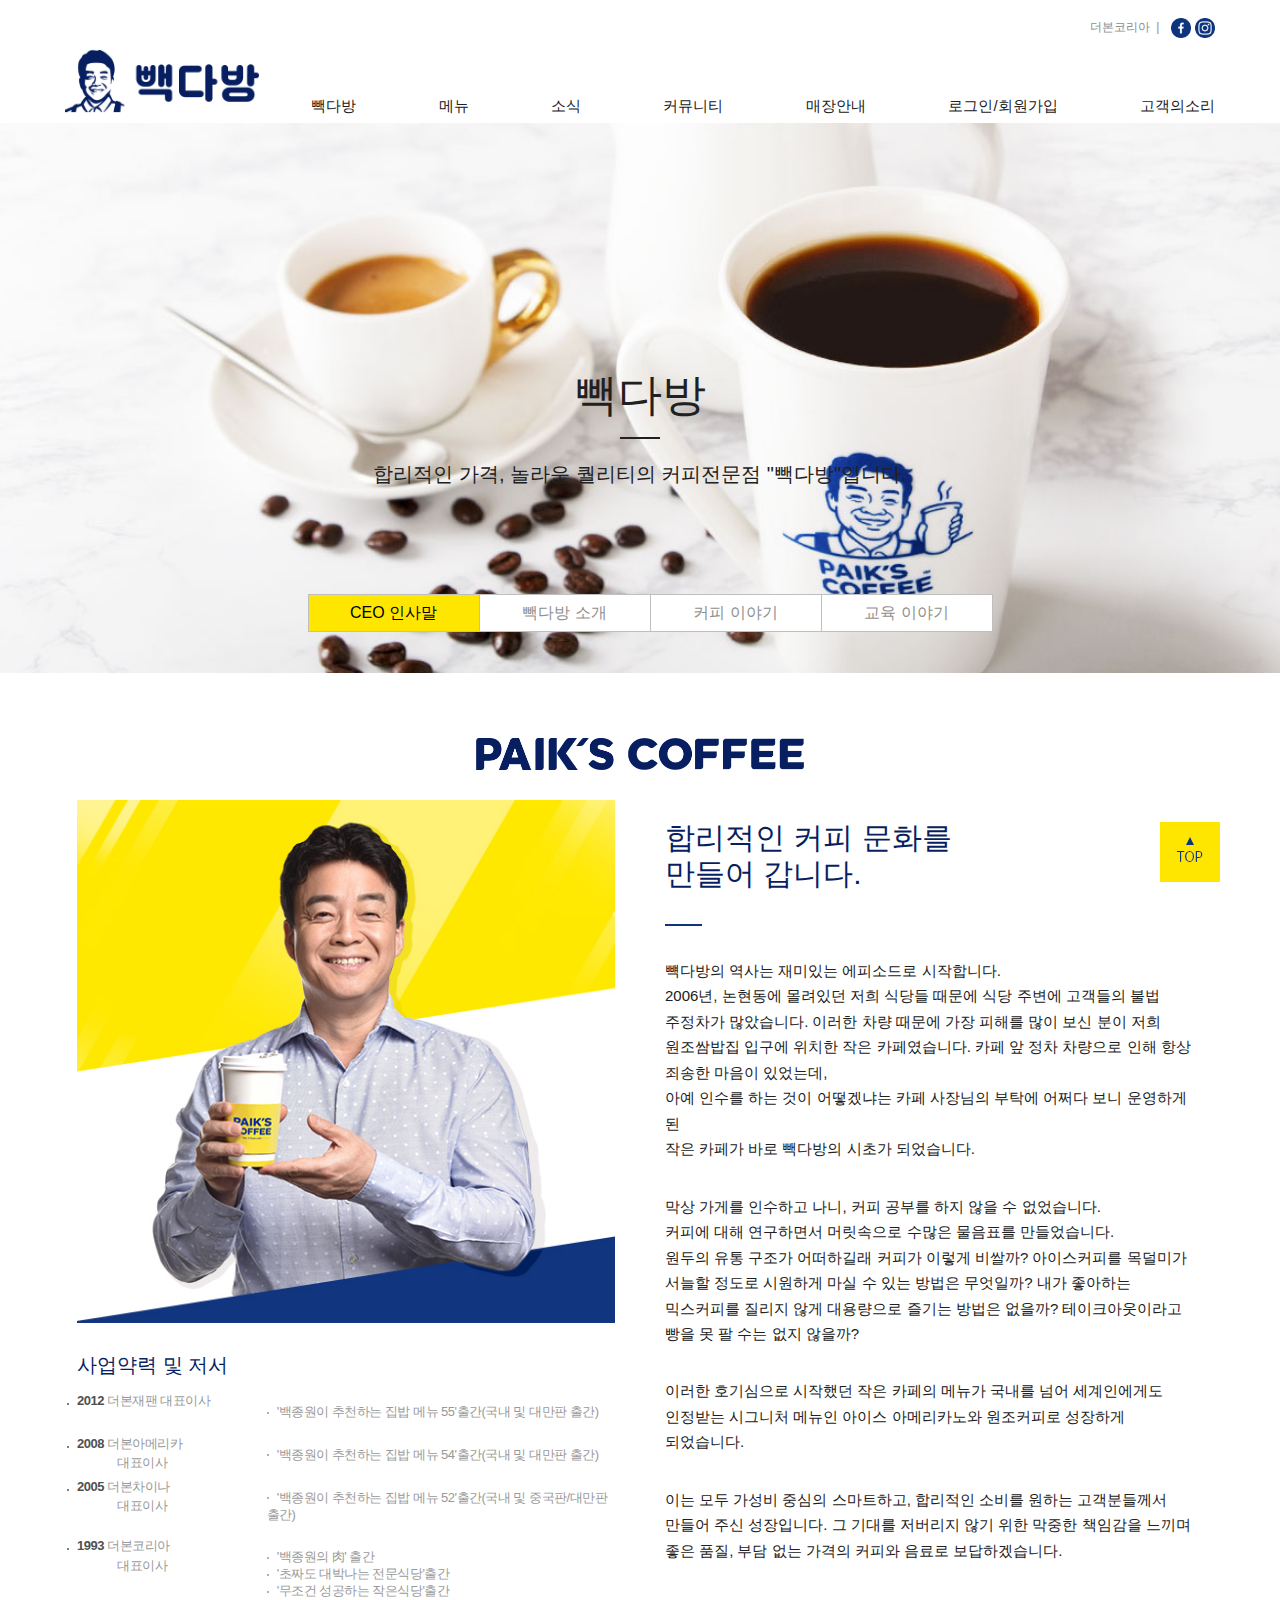
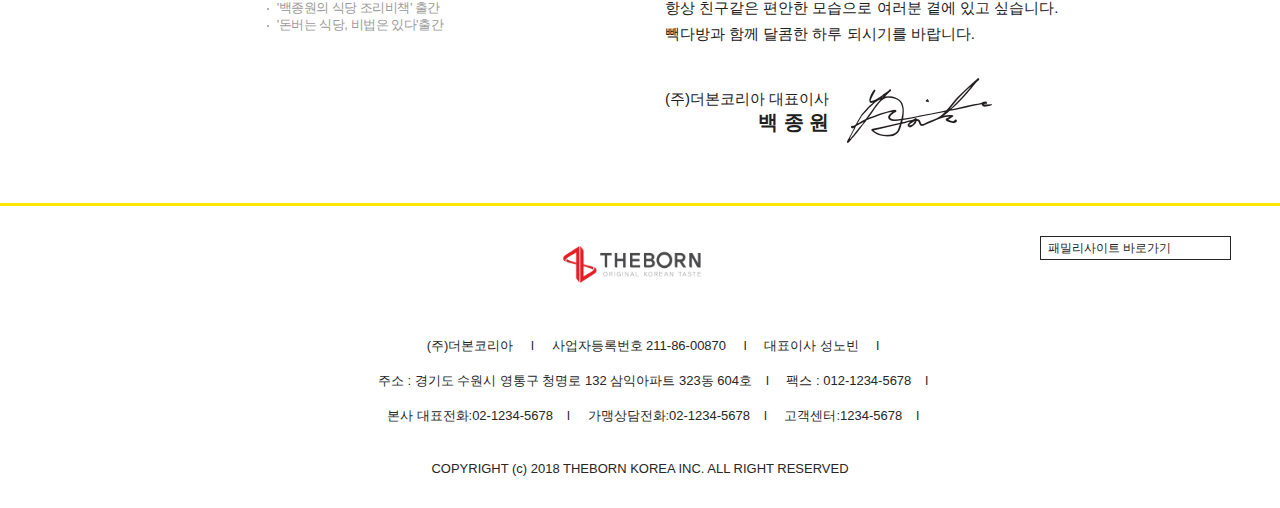
<file: ceo_greeting.html>
<!DOCTYPE html>
<html lang="en">
<head>
  <meta charset="UTF-8">
  <meta http-equiv="X-UA-Compatible" content="IE=edge">
  <meta name="viewport" content="width=device-width, initial-scale=1.0">
  <title>빽다방__ceo 인사말</title>
  <link rel="stylesheet" type="text/css" href="css/common.css">
  <link rel="stylesheet" type="text/css" href="css/header.css">
  <link rel="stylesheet" type="text/css" href="css/footer.css">
  <link rel="stylesheet" type="text/css" href="css/main.css">
</head>
<body>
  <div id="wrap">
    <header id="header">
      <div class="in_header">
          <div class="sub-bg"></div>
          <div class="container">
              <ul class="topbar">
                  <li>
                      <a href="#">더본코리아&nbsp; | &nbsp;</a>
                  </li>
                  <li>
                      <a href="#"><img src="img/facebook-ico.png" style="width: 20px;" alt=""></a>
                  </li>
                  <li>
                      <a href="#"><img src="img/insta-ico.png" style="width: 20px;" alt=""></a>
                  </li>
              </ul>
              <div class="nav_wrap">
                  <a href="index.html" class="logo">
                      <img src="img/logo.png" alt="">
                  </a>
                  <a href="#" class="logo_light">
                      <img src="img/logo-2.png" alt="">
                  </a>
                  <div class="nav">
                      <ul class="navbar">
                          <li>
                              <a href="ceo_greeting.html">빽다방</a>
                              <ul class="sub-menu">
                                  <li>
                                      <a href="#">CEO 인삿말</a>
                                  </li>
                                  <li>
                                      <a href="#">빽다방 소개</a>
                                  </li>
                                  <li>
                                      <a href="#">커피 이야기</a>
                                  </li>
                                  <li>
                                      <a href="#">교육 이야기</a>
                                  </li>
                              </ul>
                          </li>
                          <li>
                              <a href="menu.html">메뉴</a>
                              <ul class="sub-menu">
                                  <li>
                                      <a href="#">신 메뉴</a>
                                  </li>
                                  <li>
                                      <a href="#">커피</a>
                                  </li>
                                  <li>
                                      <a href="#">음료</a>
                                  </li>
                                  <li>
                                      <a href="#">아이스크림/디저트</a>
                                  </li>
                                  <li>
                                      <a href="#">빽스치노</a>
                                  </li>
                              </ul>
                          </li>
                          <li>
                              <a href="news.html">소식</a>
                              <ul class="sub-menu">
                                  <li>
                                      <a href="#">소식</a>
                                  </li>
                                  <li>
                                      <a href="#">이벤트</a>
                                  </li>
                                  <li>
                                      <a href="#">친절우수매장</a>
                                  </li>
                              </ul>
                          </li>
                          <li>
                              <a href="#">커뮤니티</a>
                              <ul class="sub-menu">
                                  <li>
                                      <a href="#">커피 클래스</a>
                                  </li>
                              </ul>
                          </li>
                          <li>
                              <a href="#">매장안내</a>
                              <ul class="sub-menu">
                                  <li>
                                      <a href="#">매장 찾기</a>
                                  </li>
                              </ul>
                          </li>
                          <li>
                              <a href="longin.html">로그인/회원가입</a>
                          </li>
                          <li>
                              <a href="#">고객의소리</a>
                          </li>
                      </ul>
                  </div>
              </div>
          </div>
      </div>
      <script>
          let $navbar = document.querySelector(".navbar");
          let $subBg = document.querySelector(".sub-bg");
          $navbar.addEventListener('mouseover', () => {
            $subBg.style.height = "160px";
          });
          $navbar.addEventListener('mouseout',()=>{
              $subBg.style.height = "0px";
          })
        </script>
  </header> <!--Header 끝-->
  
    <div class="overlay"></div>

    <div id="content-wrap">
      <div id="primary" class="content-area">
        <main id="main" class="site-main" role="main">
          <article id="post-65" class="post-65 pate type-page status-publish hentry">
            <div class="entry-content">
              <p>
               
              </p>
              <div class="sub_visual bg-paik">
                <div class="txt">
                  <h1>
                    빽다방
                    
                  </h1>
                  <p>합리적인 가격, 놀라운 퀄리티의 커피전문점 "빽다방"입니다.</p>
                  <p></p>
                </div>
                <ul class="page_tab st-2">
                  <li class="on">
                    <a href="#">CEO 인사말</a>
                  </li>
                  <li>
                    <a href="#">빽다방 소개</a>
                  </li>
                  <li>
                    <a href="#">커피 이야기</a>
                  </li>
                  <li>
                    <a href="#">교육 이야기</a>
                  </li>
                </ul>
              </div>
              <p>
                
              </p>
              <p>
                
              </p>
              <div class="sub_section about_wrap">
                <div class="inner">
                  <div class="container">
                    <h2 class="text-center bi_tit">
                      <img src="img/PAIK'S COFFEE.png" alt="paik's coffee">
                    </h2>
                    <div class="grid_wrap">
                      <div class="m10-col-5 ceo_l">
                        <img src="img/ceo.jpg" alt="ceo">
                        <p></p>
                        <h3 class="sub_tit2 color-1">사업약력 및 저서</h3>
                        <ul class="ceo_profile">
                          <li>
                            <dl>
                              <dt>
                                
                                <em>2012</em>
                                더본재팬 대표이사
                              </dt>
                              <dd>
                                <ul class="dot_li">
                                  <li>
                                    
                                    '백종원이 추천하는 집밥 메뉴 55'출간(국내 및 대만판 출간)
                                  </li>
                                </ul>
                              </dd>
                              
                            </dl>
                          </li>
                          <li>
                            <dl>
                              <dt>
                                
                                <em>2008</em>
                                더본아메리카 대표이사
                              </dt>
                              <dd>
                                <ul class="dot_li">
                                  <li>
                                    
                                    '백종원이 추천하는 집밥 메뉴 54'출간(국내 및 대만판 출간)
                                  </li>
                                </ul>
                              </dd>
                              
                            </dl>
                          </li>
                          <li>
                            <dl>
                              <dt>
                                
                                <em>2005</em>
                                더본차이나 대표이사
                              </dt>
                              <dd>
                                <ul class="dot_li">
                                  <li>
                                    
                                    '백종원이 추천하는 집밥 메뉴 52'출간(국내 및 중국판/대만판 출간)
                                  </li>
                                </ul>
                              </dd>
                              
                            </dl>
                          </li>
                          <li>
                            <dl>
                              <dt>
                                
                                <em>1993</em>
                                더본코리아 대표이사
                              </dt>
                              <dd>
                                <ul class="dot_li">
                                  <li>
                                    
                                    '백종원의 肉' 출간
                                  </li>
                                  <li>
                                    
                                    '초짜도 대박나는 전문식당'출간
                                  </li>
                                  <li>
                                    
                                    '무조건 성공하는 작은식당'출간
                                  </li>
                                  <li>
                                    
                                    '백종원의 식당 조리비책' 출간
                                  </li>
                                  <li>
                                    
                                    '돈버는 식당, 비법은 있다'출간
                                  </li>
                                </ul>
                              </dd>
                              
                            </dl>
                          </li>
                        </ul>
                      </div>
                      <div class="m10-col-5 ceo_r">
                        <p class="font-1 main_tit2 color-1">
                          합리적인 커피 문화를
                          <br>
                          만들어 갑니다.
                          
                        </p>
                        <p class="txt">
                          <span>뺵다방의 역사는 재미있는 에피소드로 시작합니다.</span>
                          <br>
                            2006년, 논현동에 몰려있던 저희 식당들 때문에 식당 주변에 고객들의 불법 주정차가 많았습니다. 이러한 차량 때문에 가장 피해를 많이 보신 분이
                            저희 원조쌈밥집 입구에 위치한 작은 카페였습니다. 카페 앞 정차 차량으로 인해 항상 죄송한 마음이 있었는데,
                          <br>
                            아예 인수를 하는 것이 어떻겠냐는 카페 사장님의 부탁에 어쩌다 보니 운영하게 된
                          <br>
                            작은 카페가 바로 빽다방의 시초가 되었습니다.
                        </p>
                        <p class="txt">
                            막상 가게를 인수하고 나니, 커피 공부를 하지 않을 수 없었습니다.
                          <br>
                            커피에 대해 연구하면서 머릿속으로 수많은 물음표를 만들었습니다.
                          <br>
                            원두의 유통 구조가 어떠하길래 커피가 이렇게 비쌀까? 아이스커피를 목덜미가 서늘할 정도로 시원하게 마실 수 있는 방법은 무엇일까?
                          내가 좋아하는 믹스커피를 질리지 않게 대용량으로 즐기는 방법은 없을까? 테이크아웃이라고 빵을 못 팔 수는 없지 않을까?
                        </p>
                        <p class="txt">
                          <span>
                            이러한 호기심으로 시작했던 작은 카페의 메뉴가 국내를 넘어 세계인에게도 인정받는 시그니처 메뉴인 아이스 아메리카노와 원조커피로 성장하게 되었습니다.
                          </span>
                        </p>
                        <p class="txt">
                            이는 모두 가성비 중심의 스마트하고, 합리적인 소비를 원하는 고객분들께서 만들어 주신 성장입니다. 그 기대를 저버리지 않기 위한 막중한 책임감을 느끼며
                          좋은 품질, 부담 없는 가격의 커피와 음료로 보답하겠습니다. 
                        </p>
                        <p class="txt">
                          항상 친구같은 편안한 모습으로 여러분 곁에 있고 싶습니다.
                          <br>
                          빽다방과 함께 달콤한 하루 되시기를 바랍니다.
                        </p>
                        <p class="ceo_sign">
                          <span>
                            (주)더본코리아 대표이사
                            <br>
                            <em>백 종 원</em>
                          </span>
                          <span>
                            <img src="img/ceo_sign.png">
                          </span>
                        </p>
                        <p></p>
                      </div>
                      <p></p>
                      
                    </div>
                    <p></p>
                  </div>
                  <p></p>
                </div>
              </div>
              <p>
                
              </p>
            </div>
            <!-- .entry-content-->
          </article>
          <!--#post-##-->
        </main>
        <!--.site-main-->
      </div>
      <!--END #content-wrap-->
    </div>
    <footer id="footer">
      <div class="container">
          <div class="in_footer">
              <a href="#" class="logo">
                  <img src="img/THEBORN.png" alt="">
              </a>
              <div class="company_info">
                  <ul>
                      <li>
                          (주)더본코리아
                      </li>
                      <li>
                          사업자등록번호 211-86-00870
                      </li>
                      <li>
                          대표이사 성노빈
                      </li>
                  </ul>
                  <ul>
                      <li>주소 : 경기도 수원시 영통구 청명로 132 삼익아파트 323동 604호</li>
                      <li>팩스 : 012-1234-5678</li>
                  </ul>
                  <ul>
                      <li>본사 대표전화:02-1234-5678</li>
                      <li>가맹상담전화:02-1234-5678</li>
                      <li>고객센터:1234-5678</li>
                  </ul>
                  <p class="copyright">
                      COPYRIGHT (c) 2018 THEBORN KOREA INC. ALL RIGHT RESERVED
                  </p>
              </div>
              <div class="r_box">
                  <div class="family_site" id="family_site">
                      <span>패밀리사이트 바로가기</span>
                  </div>
              </div>
              <div class="to_top" style="display: block;">
                  <span></span>
              </div>
          </div>
      </div>
  </footer>
  </div>
</body>
</html>
</file>
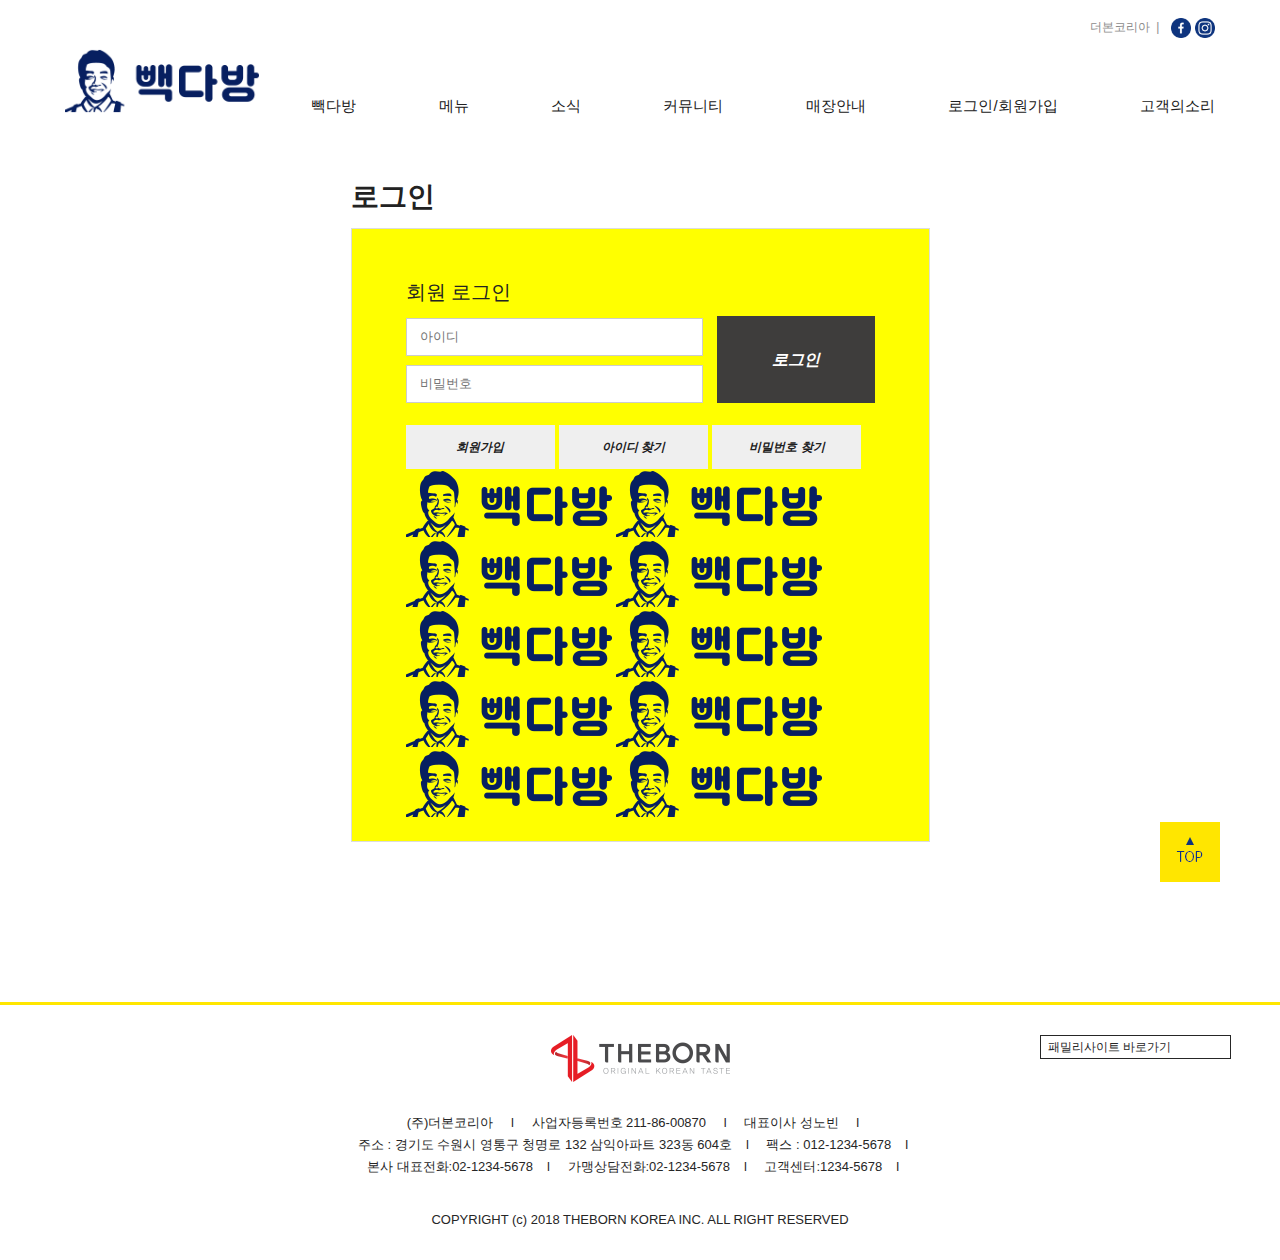
<file: longin.html>
<!DOCTYPE html>
<html lang="en">
<head>
    <meta charset="UTF-8">
    <meta http-equiv="X-UA-Compatible" content="IE=edge">
    <meta name="viewport" content="width=device-width, initial-scale=1.0">
    <title>회원가입</title>
    <link rel="stylesheet" href="css/common.css">
    <link rel="stylesheet" href="css/header.css">
    <link rel="stylesheet" href="css/footer.css">
    <link rel="stylesheet" href="css/login.css">
</head>
<body>
    <div class="wrap">
        <div class="container" id="container">
            <div class="content" id="content">
                <div class="member">
                    <h2 >로그인</h2>
                    <div class="box"><header id="header">
            <div class="in_header">
                <div class="sub-bg"></div>
                
                <div class="container">
                    <ul class="topbar">
                        <li>
                            <a href="#">더본코리아&nbsp; | &nbsp;</a>
                        </li>
                        <li>
                            <a href="#" target="_blank"><img src="img/facebook-ico.png" style="width: 20px;" alt=""></a>
                        </li>
                        <li>
                            <a href="#"><img src="img/insta-ico.png" style="width: 20px;" alt=""></a>
                        </li>
                    </ul>
                    <div class="nav_wrap">
                        <a href="index.html" class="logo">
                            <img src="img/logo.png" alt="">
                        </a>
                        <a href="#" class="logo_light">
                            <img src="img/logo-2.png" alt="">
                        </a>
                        <div class="nav">
                            <ul class="navbar">
                                <li>
                                    <a href="ceo_greeting.html">빽다방</a>
                                    <ul class="sub-menu">
                                        <li>
                                            <a href="#">CEO 인삿말</a>
                                        </li>
                                        <li>
                                            <a href="#">빽다방 소개</a>
                                        </li>
                                        <li>
                                            <a href="#">커피 이야기</a>
                                        </li>
                                        <li>
                                            <a href="#">교육 이야기</a>
                                        </li>
                                    </ul>
                                </li>
                                <li>
                                    <a href="menu.html">메뉴</a>
                                    <ul class="sub-menu">
                                        <li>
                                            <a href="#">신 메뉴</a>
                                        </li>
                                        <li>
                                            <a href="#">커피</a>
                                        </li>
                                        <li>
                                            <a href="#">음료</a>
                                        </li>
                                        <li>
                                            <a href="#">아이스크림/디저트</a>
                                        </li>
                                        <li>
                                            <a href="#">빽스치노</a>
                                        </li>
                                    </ul>
                                </li>
                                <li>
                                    <a href="news.html">소식</a>
                                    <ul class="sub-menu">
                                        <li>
                                            <a href="#">소식</a>
                                        </li>
                                        <li>
                                            <a href="#">이벤트</a>
                                        </li>
                                        <li>
                                            <a href="#">친절우수매장</a>
                                        </li>
                                    </ul>
                                </li>
                                <li>
                                    <a href="#">커뮤니티</a>
                                    <ul class="sub-menu">
                                        <li>
                                            <a href="#">커피 클래스</a>
                                        </li>
                                    </ul>
                                </li>
                                <li>
                                    <a href="#">매장안내</a>
                                    <ul class="sub-menu">
                                        <li>
                                            <a href="#">매장 찾기</a>
                                        </li>
                                    </ul>
                                </li>
                                <li>
                                    <a href="longin.html">로그인/회원가입</a>
                                </li>
                                <li>
                                    <a href="#">고객의소리</a>
                                </li>

                            </ul>
                        </div>
                    </div>
                </div>
            </div>
            <script>
                const $navbar = document.querySelector(".navbar");
                const $subBg = document.querySelector(".sub-bg");
                $navbar.addEventListener('mouseover', () => {
                  $subBg.style.height = "160px";
                });
                $navbar.addEventListener('mouseout',()=>{
                    $subBg.style.height = "0px";
                })
              </script>
            </header> <!--Header 끝-->
                        <h3>회원 로그인</h3>
                        <form id="formlogin">
                            <div class="login">
                                <div class="input-info">
                                    <div>
                                        <input type="text" class="text" value placeholder="아이디">
                                    </div>
                                    <div>
                                        <input type="password" class="text" value placeholder="비밀번호" style="margin-top: 9px;">
                                    </div>
                                </div>
                                <button type="submit" class="skinbtn point2 l-login">
                                    <em>로그인</em>
                                </button>
                            </div>
                            <div class="m2"></div>
                            <div class="btn">
                                <button type="button" class="skinbtn" >
                                    <a href="join.html"><em>회원가입</em></a>
                                </button>
                                <button type="button" class="skinbtn">
                                    <em>아이디 찾기</em>
                                </button>
                                <button type="button" class="skinbtn">
                                    <em>비밀번호 찾기</em>
                                </button>
                                
                            </div>
                            <div >
                                <img src="img/logo.png" alt="">
                                <img src="img/logo.png" alt="">
                            </div>
                            <div>
                                <img src="img/logo.png" alt="">
                                <img src="img/logo.png" alt="">
                            </div>
                            <div>
                                <img src="img/logo.png" alt="">
                                <img src="img/logo.png" alt="">
                            </div>
                            <div>
                                <img src="img/logo.png" alt="">
                                <img src="img/logo.png" alt="">
                            </div>
                            <div>
                                <img src="img/logo.png" alt="">
                                <img src="img/logo.png" alt="">
                            </div>
                            
                        </form>
                    </div>
                </div>
            </div>
        </div>
       

        <footer id="footer">
            <div class="container">
                <div class="in_footer">
                    <a href="#" class="logo">
                        <img src="img/flogo.png" alt="">
                    </a>
                    <div class="company_info">
                        <ul>
                            <li>
                                (주)더본코리아
                            </li>
                            <li>
                                사업자등록번호 211-86-00870
                            </li>
                            <li>
                                대표이사 성노빈
                            </li>
                        </ul>
                        <ul>
                            <li>주소 : 경기도 수원시 영통구 청명로 132 삼익아파트 323동 604호</li>
                            <li>팩스 : 012-1234-5678</li>
                        </ul>
                        <ul>
                            <li>본사 대표전화:02-1234-5678</li>
                            <li>가맹상담전화:02-1234-5678</li>
                            <li>고객센터:1234-5678</li>
                        </ul>
                        <p class="copyright">
                            COPYRIGHT (c) 2018 THEBORN KOREA INC. ALL RIGHT RESERVED
                        </p>
                    </div>
                    <div class="r_box">
                        <div class="family_site" id="family_site">
                            <span>패밀리사이트 바로가기</span>
                        </div>
                    </div>
                    <div class="to_top" style="display: block;">
                        <span></span>
                    </div>
                </div>
            </div>
        </footer>
        </div>


    </div> <!--div wrap-->
</body>
</html>
</file>
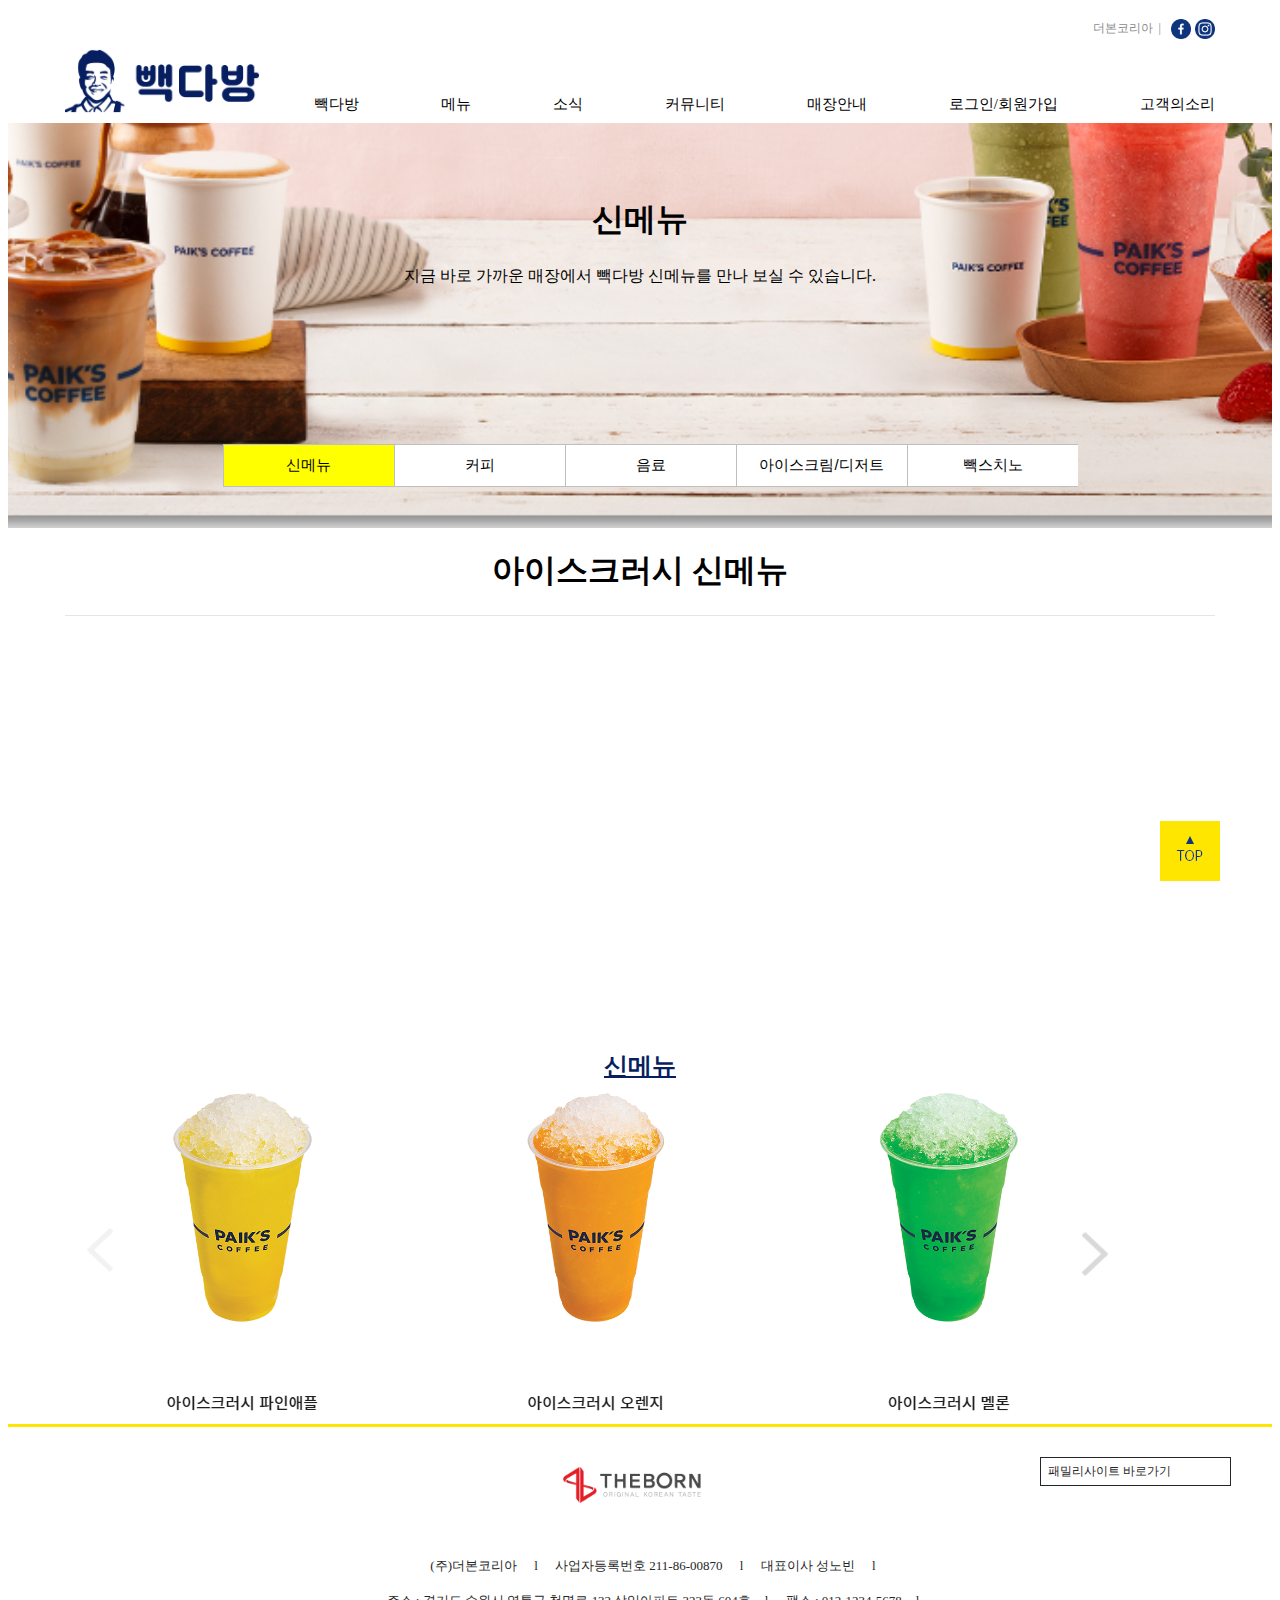
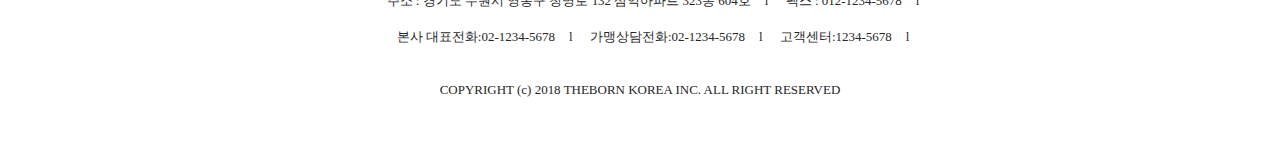
<file: menu.html>
<!DOCTYPE html>
<html lang="ko-KR">
<head>
    <style>
   .sub_visual.bg-menus {
    background-image: url(img/캡처.PNG);
    position: relative;}
  </style>
    <meta charset="UTF-8">
    <meta http-equiv="X-UA-Compatible" content="IE=edge">
    <meta name="viewport" content="width=device-width, initial-scale=1.0, minimum-scale=1.0, maximum-scale=1.0" />
	<meta name="naver-site-verification" content="560c3ddbf4ca958f44be6ab765f5221cacf1f2e4"/>
		<meta property="og:image" content="https://paikdabang.com/wp-content/uploads/2023/05/main_bn.jpg">
        빽다방  :::  메뉴 목록  :::  신메뉴    </title>
    <link rel='dns-prefetch' href='//s.w.org' />
    <link rel="stylesheet" href="css/header.css">
    <link rel="stylesheet" href="css/footer.css">
    <link rel="stylesheet" href="css/c.css">
    <link rel="stylesheet" href="css/sub.css">
</style>
</head>

<body>
    <div id="wrap">
        <header id="header">
            <div class="in_header">
                <div class="sub-bg"></div>
                <div class="container">
                    <ul class="topbar">
                        <li>
                            <a href="#">더본코리아&nbsp; | &nbsp;</a>
                        </li>
                        <li>
                            <a href="#" target="_blank"><img src="img/facebook-ico.png" style="width: 20px;" alt=""></a>
                        </li>
                        <li>
                            <a href="#"><img src="img/insta-ico.png" style="width: 20px;" alt=""></a>
                        </li>
                    </ul>
                    <div class="nav_wrap">
                        <a href="index.html" class="logo">
                            <img src="img/logo.png" alt="">
                        </a>
                        <a href="#" class="logo_light">
                            <img src="img/logo-2.png" alt="">
                        </a>
                        <div class="nav">
                            <ul class="navbar">
                                <li>
                                    <a href="ceo_greeting.html">빽다방</a>
                                    <ul class="sub-menu">
                                        <li>
                                            <a href="#">CEO 인삿말</a>
                                        </li>
                                        <li>
                                            <a href="#">빽다방 소개</a>
                                        </li>
                                        <li>
                                            <a href="#">커피 이야기</a>
                                        </li>
                                        <li>
                                            <a href="#">교육 이야기</a>
                                        </li>
                                    </ul>
                                </li>
                                <li>
                                    <a href="#">메뉴</a>
                                    <ul class="sub-menu">
                                        <li>
                                            <a href="#">신 메뉴</a>
                                        </li>
                                        <li>
                                            <a href="#">커피</a>
                                        </li>
                                        <li>
                                            <a href="#">음료</a>
                                        </li>
                                        <li>
                                            <a href="#">아이스크림/디저트</a>
                                        </li>
                                        <li>
                                            <a href="#">빽스치노</a>
                                        </li>
                                    </ul>
                                </li>
                                <li>
                                    <a href="news.html">소식</a>
                                    <ul class="sub-menu">
                                        <li>
                                            <a href="#">소식</a>
                                        </li>
                                        <li>
                                            <a href="#">이벤트</a>
                                        </li>
                                        <li>
                                            <a href="#">친절우수매장</a>
                                        </li>
                                    </ul>
                                </li>
                                <li>
                                    <a href="#">커뮤니티</a>
                                    <ul class="sub-menu">
                                        <li>
                                            <a href="#">커피 클래스</a>
                                        </li>
                                    </ul>
                                </li>
                                <li>
                                    <a href="#">매장안내</a>
                                    <ul class="sub-menu">
                                        <li>
                                            <a href="#">매장 찾기</a>
                                        </li>
                                    </ul>
                                </li>
                                <li>
                                    <a href="longin.html">로그인/회원가입</a>
                                </li>
                                <li>
                                    <a href="#">고객의소리</a>
                                </li>
                            </ul>
                        </div>
                    </div>
                </div>
            </div>
            <script>
                let $navbar = document.querySelector(".navbar");
                let $subBg = document.querySelector(".sub-bg");
                $navbar.addEventListener('mouseover', () => {
                  $subBg.style.height = "160px";
                });
                $navbar.addEventListener('mouseout',()=>{
                    $subBg.style.height = "0px";
                })
              </script>
        </header> <!--Header 끝-->
                            <div class="sub_visual bg-menus ">
                            <div class="midtxt">
                                <h1>신메뉴</h1>
                                <p>지금 바로 가까운 매장에서 빽다방 신메뉴를 만나 보실 수 있습니다.</p>
                            </div>
                                <ul class="page_tab st-2">
                                        <li  class="on" ><button type="button">신메뉴</button></a></li>
                                        <li ><button type="button">커피</button></a></li>
                                        <li ><button type="button">음료</button></a></li>
                                        <li ><button type="button">아이스크림/디저트</button></a></li>
                                        <li ><button type="button">빽스치노</button></a></li>
                                    </ul>
                        </div>
                        <div class="sub_section1 menu_wrap">
                            <div class="container">
                                        <div class="title_zone"><h1>아이스크러시 신메뉴</h1>
                                </div>
                                <section class="menu_view">
                                    <iframe title="vimeo-player" src="https://player.vimeo.com/video/821572936?h=5dcf8e0a26" width="640" height="360" frameborder="0"    allowfullscreen></iframe>             
                                </section>
                                <h2 class="main_tit3 color-1">신메뉴</h2>
                                <section id="cu">
                                    <form action="">
                                       <div class="container">
                                        <button type="button"><img src="img/캡처16.PNG"></button>
                                        <img src="img/캡처14.PNG">
                                        <button type="button"><img src="img/캡처15.PNG"></button>
                                       </div>
                               </form> 
                             
                             </section>
                                        </div>
                                     </div>      
                                  </div>
                             <div class="clear"></div>

                             
                             <footer id="footer">
                                <div class="container">
                                    <div class="in_footer">
                                        <a href="#" class="logo">
                                            <img src="img/THEBORN.png" alt="">
                                        </a>
                                        <div class="company_info">
                                            <ul>
                                                <li>
                                                    (주)더본코리아
                                                </li>
                                                <li>
                                                    사업자등록번호 211-86-00870
                                                </li>
                                                <li>
                                                    대표이사 성노빈
                                                </li>
                                            </ul>
                                            <ul>
                                                <li>주소 : 경기도 수원시 영통구 청명로 132 삼익아파트 323동 604호</li>
                                                <li>팩스 : 012-1234-5678</li>
                                            </ul>
                                            <ul>
                                                <li>본사 대표전화:02-1234-5678</li>
                                                <li>가맹상담전화:02-1234-5678</li>
                                                <li>고객센터:1234-5678</li>
                                            </ul>
                                            <p class="copyright">
                                                COPYRIGHT (c) 2018 THEBORN KOREA INC. ALL RIGHT RESERVED
                                            </p>
                                        </div>
                                        <div class="r_box">
                                            <div class="family_site" id="family_site">
                                                <span>패밀리사이트 바로가기</span>
                                            </div>
                                        </div>
                                        <div class="to_top" style="display: block;">
                                            <span></span>
                                        </div>
                                    </div>
                                </div>
                            </footer>

                        </body>
</file>
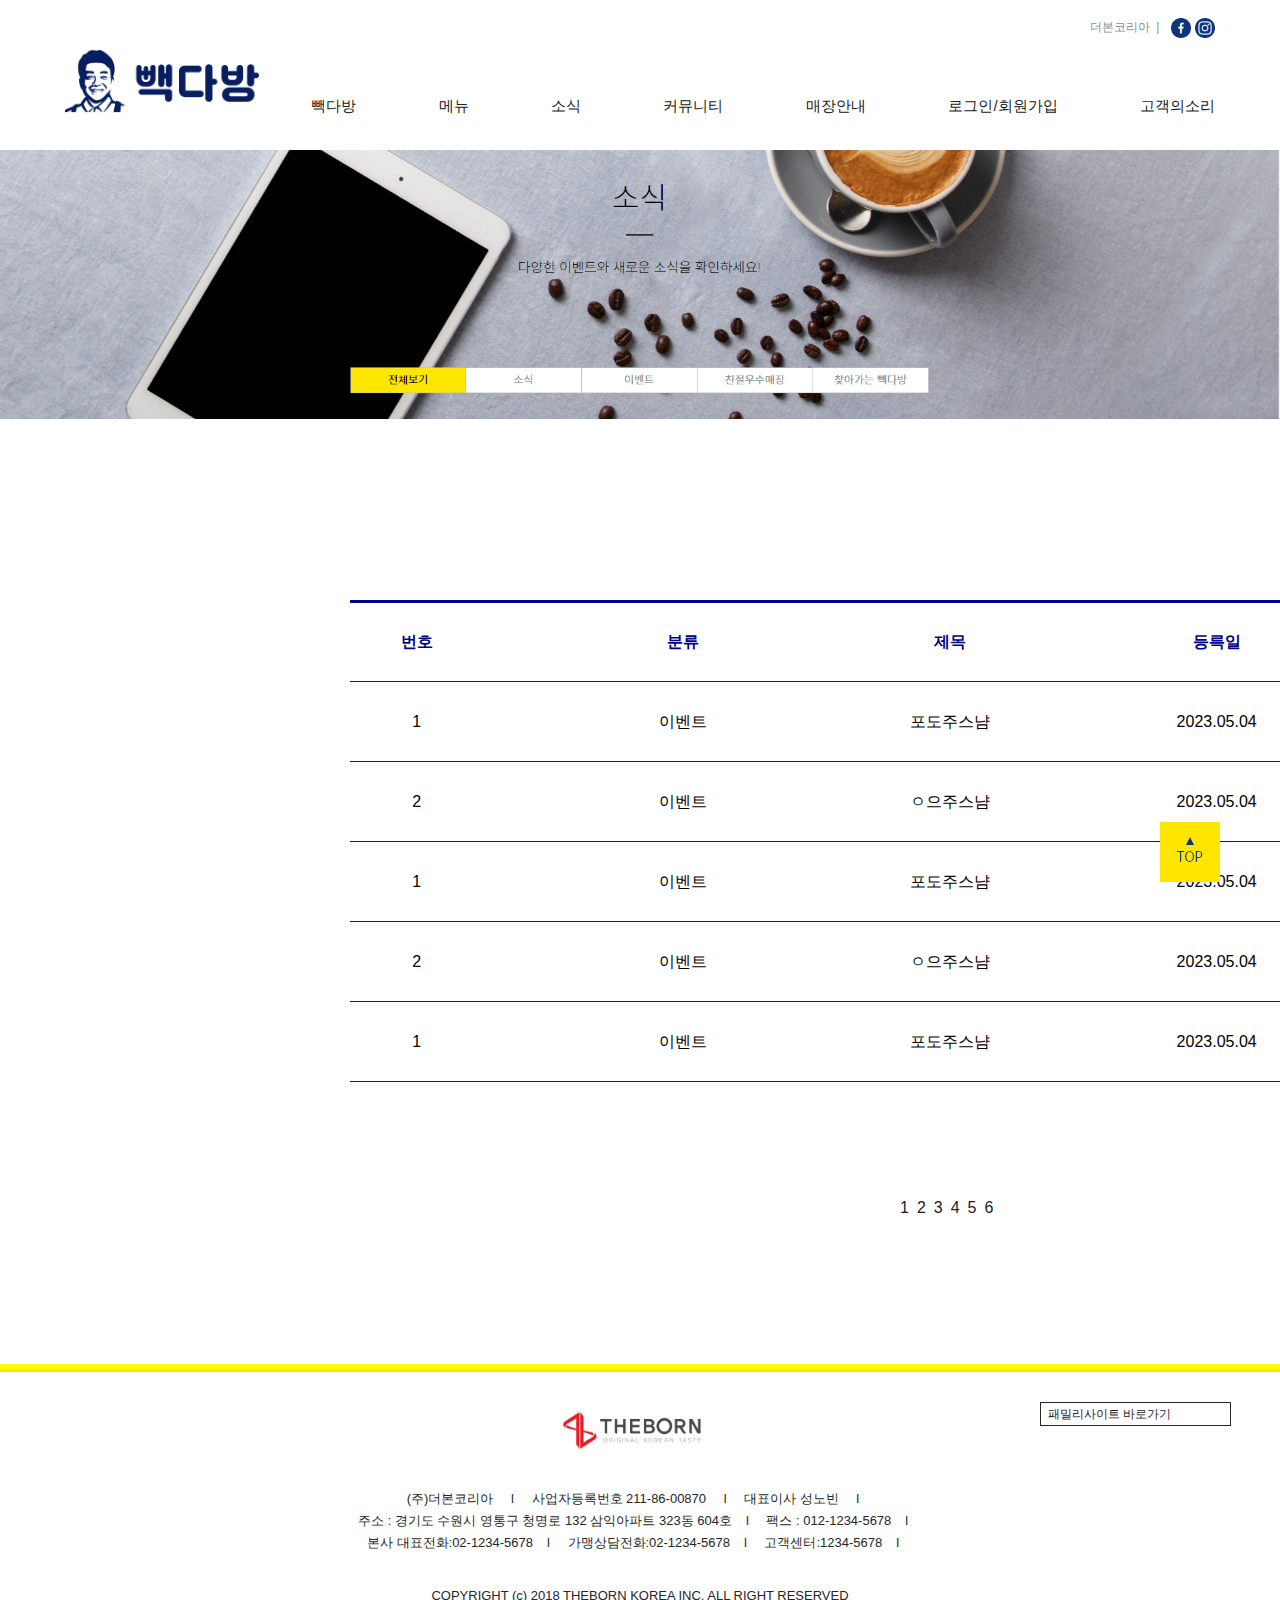
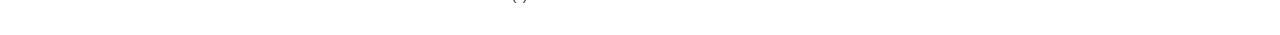
<file: news.html>
<!DOCTYPE html>
<html lang="en">

<head>
    <meta charset="UTF-8">
    <meta http-equiv="X-UA-Compatible" content="IE=edge">
    <meta name="viewport" content="width=device-width, initial-scale=1.0">
    <title>Document</title>
    <link rel="stylesheet" href="css/news.css">
    <link rel="stylesheet" href="css/common.css">
    <link rel="stylesheet" href="css/header.css">
    <link rel="stylesheet" href="css/footer.css">
    <link rel="stylesheet" href="css/login.css">
</head>

<body>
    <div class="wrap">
        <header id="header">
            <div class="in_header">
                <div class="sub-bg"></div>
                <div class="container">
                    <ul class="topbar">
                        <li>
                            <a href="#">더본코리아&nbsp; | &nbsp;</a>
                        </li>
                        <li>
                            <a href="#"><img src="img/facebook-ico.png" style="width: 20px;" alt=""></a>
                        </li>
                        <li>
                            <a href="#"><img src="img/insta-ico.png" style="width: 20px;" alt=""></a>
                        </li>
                    </ul>
                    <div class="nav_wrap">
                        <a href="index.html" class="logo">
                            <img src="img/logo.png" alt="">
                        </a>
                        <a href="#" class="logo_light">
                            <img src="img/logo-2.png" alt="">
                        </a>
                        <div class="nav">
                            <ul class="navbar">
                                <li>
                                    <a href="ceo_greeting.html">빽다방</a>
                                    <ul class="sub-menu">
                                        <li>
                                            <a href="#">CEO 인삿말</a>
                                        </li>
                                        <li>
                                            <a href="#">빽다방 소개</a>
                                        </li>
                                        <li>
                                            <a href="#">커피 이야기</a>
                                        </li>
                                        <li>
                                            <a href="#">교육 이야기</a>
                                        </li>
                                    </ul>
                                </li>
                                <li>
                                    <a href="menu.html">메뉴</a>
                                    <ul class="sub-menu">
                                        <li>
                                            <a href="#">신 메뉴</a>
                                        </li>
                                        <li>
                                            <a href="#">커피</a>
                                        </li>
                                        <li>
                                            <a href="#">음료</a>
                                        </li>
                                        <li>
                                            <a href="#">아이스크림/디저트</a>
                                        </li>
                                        <li>
                                            <a href="#">빽스치노</a>
                                        </li>
                                    </ul>
                                </li>
                                <li>
                                    <a href="#">소식</a>
                                    <ul class="sub-menu">
                                        <li>
                                            <a href="#">소식</a>
                                        </li>
                                        <li>
                                            <a href="#">이벤트</a>
                                        </li>
                                        <li>
                                            <a href="#">친절우수매장</a>
                                        </li>
                                    </ul>
                                </li>
                                <li>
                                    <a href="#">커뮤니티</a>
                                    <ul class="sub-menu">
                                        <li>
                                            <a href="#">커피 클래스</a>
                                        </li>
                                    </ul>
                                </li>
                                <li>
                                    <a href="#">매장안내</a>
                                    <ul class="sub-menu">
                                        <li>
                                            <a href="#">매장 찾기</a>
                                        </li>
                                    </ul>
                                </li>
                                <li>
                                    <a href="longin.html">로그인/회원가입</a>
                                </li>
                                <li>
                                    <a href="#">고객의소리</a>
                                </li>
                            </ul>
                        </div>
                    </div>
                </div>
            </div>
            <script>
                let $navbar = document.querySelector(".navbar");
                let $subBg = document.querySelector(".sub-bg");
                $navbar.addEventListener('mouseover', () => {
                    $subBg.style.height = "160px";
                });
                $navbar.addEventListener('mouseout', () => {
                    $subBg.style.height = "0px";
                })
            </script>
        </header> <!--Header 끝-->

        <div id="logo" style="overflow: hedden;">
            <img src="img/백아재2.PNG">
        </div>

        <div id="main1">
            <img src="img/소식.PNG">
            <br><br><br><br>

            <table>
                <thead>
                    <th>번호</th>
                    <td></td>
                    <th>분류</th>
                    <td></td>
                    <th>제목</th>
                    <td></td>
                    <th>등륵일</th>
                    <td></td>
                    <th>조회수</th>
                </thead>
                <tbody>
                    <tr>
                        <td>1</td>
                        <td></td>
                        <td>이벤트</td>
                        <td></td>
                        <td>포도주스냠</td>
                        <td></td>
                        <td>2023.05.04</td>
                        <td></td>
                        <td>1</td>
                    </tr>
                </tbody>
                <tr>
                    <td>2</td>
                    <td></td>
                    <td>이벤트</td>
                    <td></td>
                    <td>ㅇ으주스냠</td>
                    <td></td>
                    <td>2023.05.04</td>
                    <td></td>
                    <td>15</td>
                </tr>
                <tbody>
                    <tr>
                        <td>1</td>
                        <td></td>
                        <td>이벤트</td>
                        <td></td>
                        <td>포도주스냠</td>
                        <td></td>
                        <td>2023.05.04</td>
                        <td></td>
                        <td>1</td>
                    </tr>
                </tbody>
                <tr>
                    <td>2</td>
                    <td></td>
                    <td>이벤트</td>
                    <td></td>
                    <td>ㅇ으주스냠</td>
                    <td></td>
                    <td>2023.05.04</td>
                    <td></td>
                    <td>15</td>
                </tr>
                <tbody>
                    <tr>
                        <td>1</td>
                        <td></td>
                        <td>이벤트</td>
                        <td></td>
                        <td>포도주스냠</td>
                        <td></td>
                        <td>2023.05.04</td>
                        <td></td>
                        <td>1</td>
                    </tr>
                </tbody>
         </table>
        </div>


        <div id="num" style='letter-spacing:.5rem ;'>
            123456
        </div>

        <hr>



        <footer id="footer">
            <div class="container">
                <div class="in_footer">
                    <a href="#" class="logo">
                        <img src="img/THEBORN.png" alt="">
                    </a>
                    <div class="company_info">
                        <ul>
                            <li>
                                (주)더본코리아
                            </li>
                            <li>
                                사업자등록번호 211-86-00870
                            </li>
                            <li>
                                대표이사 성노빈
                            </li>
                        </ul>
                        <ul>
                            <li>주소 : 경기도 수원시 영통구 청명로 132 삼익아파트 323동 604호</li>
                            <li>팩스 : 012-1234-5678</li>
                        </ul>
                        <ul>
                            <li>본사 대표전화:02-1234-5678</li>
                            <li>가맹상담전화:02-1234-5678</li>
                            <li>고객센터:1234-5678</li>
                        </ul>
                        <p class="copyright">
                            COPYRIGHT (c) 2018 THEBORN KOREA INC. ALL RIGHT RESERVED
                        </p>
                    </div>
                    <div class="r_box">
                        <div class="family_site" id="family_site">
                            <span>패밀리사이트 바로가기</span>
                        </div>
                    </div>
                    <div class="to_top" style="display: block;">
                        <span></span>
                    </div>
                </div>
            </div>
        </footer>
    </div>


    </div> <!--div wrap-->
</body>

</html>
</file>
<file: css/common.css>
*{
    margin: 0;
    padding: 0;
}
body{
    max-width: 1920px;
    margin: auto;
    font-family: 'Montserrat','Noto Sans KR',AppleGothic,sans-serif;
    font-size: 100%;
    color: #202020;
    line-height: 1;
    position: relative;
   
}
ol, ul {
	list-style: none;
}
p, ul, figure {
	padding: 0;
	margin: 0;
}
a {
	text-decoration: none;
	color: inherit;
}
img {
	max-width: 100%;
    vertical-align: middle;
}
button, textarea, input, select {
	font-family: inherit;
	color: inherit;
	padding: 0;
}

.clear{
    clear: both;
}
dl {
    display: block;
    margin-block-start: 1em;
    margin-block-end: 1em;
    margin-inline-start: 0px;
    margin-inline-end: 0px;
}
dd{
    margin-inline-start: 40px;
}

button {
	border:0;
	cursor:pointer;
}
div{
    display: block;
}
</file>
<file: css/header.css>
.in_header {
    width: 100%;
    height: 123px;
    position: fixed;
    top: 0;
    left: 0;
    z-index: 999;
    background: #fff;
    transition: .3s ease;
}
.in_header .topbar{
    text-align:right;
    padding-top:18px;
    font-size: 100%;
    height: 50px;
    margin: 0 auto;
}
.container {
    max-width: 1150px;
    margin: 0 auto;
    position: relative;
}

.in_header .topbar li {
    display: inline-block;
    font-size: 0.75rem;
    font-weight: 300;
    color: #8b8b8b;
}



.in_header .navbar>li {
    display: inline-block;
    padding: 0 39px;
    list-style: none;
    font-size: 0.937rem;
}
.in_header .navbar>li .sub-menu {
    width: 14.285%;
    padding-top: 40px;
    position: absolute;
    display: none;
    opacity: 0;
    visibility: hidden;
    transition: visibility 0s,opacity 0.5s linear;
}
.in_header .navbar>li .sub-menu li {
    list-style: none;
    color: #202020;
    font-weight: 300;
    font-size: 0.937rem;
    line-height: 1.8;
}
.in_header .navbar>li:hover .sub-menu{
    display:block;
    opacity:1;
    visibility:visible;
}
.sub-bg{
    width: 100%;
    height: 0px;
    position: absolute;
    top: 123px;
    left: 0;
    background: url(../img/menu-bg.jpg)repeat-x top left;
    background-color: #f8f8f8;
    transition: height .2s ease-in-out;
    /* z-index: 98; */
}
.in_header .navbar>li:hover .sub-bg {
       visibility: visible;
       height: 153px;
}


.in_header .nav_wrap {
    margin-top: -20px;
    display: flex;
    align-items: flex-end;
    justify-content: space-between;
}
.in_header .logo_light {
    display: none;
}
.in_header .logo {
    display: inline-block;
    width: 194px;
}
.in_header .navbar {
    margin: 0 -39px;
}
.in_header .navbar>li {
    display: inline-block;
    padding: 0 39px;
    list-style: none;
    font-size: 0.937rem;
}
.in_header .navbar>li>a {
    position: relative;
}
</file>
<file: css/footer.css>
footer{
    border-top: 3px solid #ffe600;
}
.container {
    max-width: 1150px;
    margin: 0 auto;
    position: relative;
}
.in_footer {
    padding: 30px 0;
    text-align: center;
    color: #262626;
    position: relative;
}
.in_footer .logo {
    display: inline-block;
    width: 179px;
}
.in_footer .company_info {
    padding-top: 30px;
    margin-bottom: 0;
    font-size: 0.812rem;
}
.in_footer .company_info li {
    display: inline-block;
    list-style: none;
    line-height: 1.7;
}
.in_footer .company_info li:after {
    padding: 0 14px;
    content: 'l';
}
.in_footer .copyright {
    margin-top: 2rem;
}
p {
    line-height: 150%;
}
.in_footer .r_box {
    width: 100%;
    max-width: 175px;
    position: absolute;
    top: 30px;
    right: 0;
    font-size: 0.75rem;
}
.in_footer .family_site {
    width: 100%;
    padding: 5px 7px;
    margin-bottom: 25px;
    border: 1px solid #262626;
    position: relative;
    cursor: pointer;
    text-align: left;
}
.in_footer .family_site #fmenu {
    display: none;
    padding: 0 5px;
    position: absolute;
    bottom: 28px;
    left: -1px;
    right: 0;
    background: #fff;
    border: 1px solid #262626;
    width: 175px;
}
.in_footer .family_site #fmenu li {
    padding: 7px 0;
}
.to_top {
    position: fixed;
    bottom: 15px;
    right: 60px;
    z-index: 10;
}
.to_top span {
    display: inline-block;
    width: 60px;
    height: 60px;
    cursor: pointer;
    background: url(../img/off.png)no-repeat center;
}
.to_top span:hover {
    background: url(../img/on.png)no-repeat center;
}
</file>
<file: css/main.css>
/* sub */
.sub_visual .txt h1:after{display:block;width:40px;height:2px;margin:32px auto;background:#202020;content:'';}
.sub_visual .txt p{font-size:1.25rem;font-weight:300;}
.sub_visual .page_tab{width:100%;padding:0 10px;font-size:0;position:absolute;bottom:41px;left:0;}
.sub_visual .page_tab li{display:inline-block;width:20%;max-width:170px;padding:10px 0;border:1px solid #bfbfbf;border-left:0;font-size:1rem;color:#909090;background:#fff;}
.sub_visual .page_tab li:first-child{border-left:1px solid #bfbfbf;}
.sub_visual .page_tab li a{display:block;}
.sub_visual .page_tab li.on, .sub_visual .page_tab li:hover{color:#000;background:#ffe600;transition:background .3s ease;-webkit-transition:background .3s ease;}
.sub_visual.bg-1{background:#666666;}
.sub_section{padding:65px 0;}

@media screen and (max-width:767px){
	.sub_visual{min-height:200px;padding:20px 10px;}
	.sub_visual .txt, .sub_visual .page_tab{position:inherit;top:inherit;bottom:inherit;}
	.sub_visual.visual-2 .txt{position:absolute;top:50%;transform:translateY(-50%);}
	.sub_visual .page_tab{margin-top:20px;}
	.sub_visual .page_tab li{width:95%;max-width:100%;border-left:1px solid #bfbfbf;border-top:0;}
	.sub_visual .page_tab li:first-child{border-top:1px solid #bfbfbf;}
}


.sub_visual.bg-paik {
  background-image: url(../img/mainimg.jpg);
}
.sub_visual {
  min-height: 550px; 
  padding: 0 10px;
  text-align: center;
  background-repeat: no-repeat;
  background-size: cover;
  background-position: center;
  position: relative;
}
.sub_visual .txt {
  width: 100%;
  position: absolute;
  top: 250px;
  left: 0;
}
.sub_visual .txt h1 {      
  margin: 0;
  font-size: 2.75rem;
  font-weight: 300;
}
.sub_visual .txt h1:after {
  display: block;
  width: 40px;
  height: 2px;
  margin: 20px auto;  
  background: #202020;
  content: '';
}
.about_wrap>.inner {
    padding: 65px 0;
    /* padding: 65px 0; */
    max-width: 1670px;
    margin: 0 auto;
    background: #fff;
    height: 1000px;
}
.about_wrap .bi_tit img {
    width: 328px;
}
.about_wrap h2 {
    margin-bottom: 30px; 
    /*margin-bottom: rem;*/ 
}
.text-center {
    text-align: center;
}
.grid_wrap {
    margin: 0 -13px;
}
p {
    line-height: 150%;
}
.about_wrap .grid_wrap>* {
    margin: 0 25px;
}
.m10-col-5 {
    width: calc(50% - 26px);
}
.grid_wrap > * {
    margin: 0 13px 26px;
    float: left;
}
.about_wrap .ceo_r {
    padding: 20px 0;
}
.about_wrap .ceo_l h3 {
    margin: 2rem 0 1rem;
}
.sub_section .sub_tit2 {
    font-size: 1.25rem;
    font-weight: 500;
}
.color-1 {
    color: #071F60;
}
ul {
    display: block;
    /* list-style-type: disc; */
    margin-block-start: 1em;
    margin-block-end: 1em;
    margin-inline-start: 0px;
    margin-inline-end: 0px;
    padding-inline-start: 40px;
}
.about_wrap .grid_wrap .m10-col-5 {
    width: calc(50% - 50px);
    margin-bottom: 30px;
    word-break: keep-all;
}
.about_wrap .ceo_profile li {
    font-size: 0.812rem;
    color: #999;
    letter-spacing: -0.5px;
}
li {
    display: list-item;
    text-align: -webkit-match-parent;
}
.about_wrap .ceo_profile dl {
    margin: 0;
    line-height: 150%;
}
dl {
    display: block;
    margin-block-start: em;
    margin-block-end: 1em;
    margin-inline-start: 0px;
    margin-inline-end: 0px;
}
/* .about_wrap .ceo_profile dt {
    width: 33%;
    padding-left: 10px;
} */
  .about_wrap .ceo_profile dt {
    width: 20%;
    padding-left: 0px;
   }
.about_wrap .ceo_profile dl>* {
    float: left;
}
dt {
    display: block;
}
.about_wrap .ceo_profile dt:before {
    display: inline-block;
    width: 2px;
    height: 2px;
    margin-left: -50px; 
    margin-right: 5px;
    border-radius: 100%;
    background: #505050;
    content: '';
}
.about_wrap .ceo_profile dt em {
    color: #505050;
    font-family: 'Noto Sans KR',AppleGothic,sans-serif;
}
em {
    font-style: normal;
    font-weight: 700;
}
.about_wrap .ceo_profile dd {
    width: 80%;  
    margin-left: 0;
    
}

.about_wrap .ceo_profile dl>* {
    float: left;
}
dd {
    display: block;
    margin-inline-start: 40px;
}
.sub_section .dot_li>li {
    padding-left: 10px;
}
.dot_li li {
    padding-left: 10px;  
    font-size: 0.937rem;
    line-height: 130%;
}
.about_wrap .ceo_profile dl:after {
    display: block;
    clear: both;
    content: '';
}

.sub_section .dot_li>li:before {
    display: inline-block;
    width: 2px;
    height: 2px;
    margin-left: 0px;  
    border-radius: 100%;
    background: #999;
    content: '';
}
.dot_li li:before {
    display: inline-block;
    width: 2px;
    height: 2px;
    margin-right: 5px;
    margin-left: -10px;
    border-radius: 100%;
    background: #0e347e;
    vertical-align: middle;
    content: '';
}
.sub_visual .page_tab {
    width: 100%;
    padding: 0 10px;
    font-size: 0;
    position: absolute;
    bottom: 41px;
    left: 0;
}
.sub_visual .page_tab li.on, .sub_visual .page_tab li:hover {
    color: #000;
    background: #ffe600;
    transition: background .3s ease;
    -webkit-transition: background .3s ease;
}
.sub_visual .page_tab li:first-child {
    border-left: 1px solid #bfbfbf;
}
.sub_visual .page_tab li {
    display: inline-block;
    width: 20%;
    max-width: 170px;
    padding: 10px 0;
    border: 1px solid #bfbfbf;
    border-left: 0;
    font-size: 1rem;
    color: #909090;
    background: #fff;
}
.sub_visual .page_tab li a {
    display: block;
}
.about_wrap .grid_wrap .main_tit2 {
    width: 100%;
}
.sub_section .main_tit2 {
    font-size: 1.875rem;
    line-height: 120%;
}
.sub_section .main_tit2:after {
    display: block;
    margin: 2rem 0;
    width: 37px;
    height: 2px;
    background: #0e347e;
    content: '';
}
.about_wrap .ceo_r .txt span {
    font-weight: 500;
}
.about_wrap .grid_wrap .txt {
    margin-bottom: 1.5rem;
    font-weight: 300;
    line-height: 170%;
}
.about_wrap .ceo_r .txt {
    margin-bottom: 2rem;
    font-size: 0.937rem;
}
.about_wrap .ceo_r .ceo_sign {
    display: flex;
    align-items: center;
    margin: 0 -9px;
    font-size: 0.937rem;
}
.about_wrap .ceo_r .ceo_sign span {
    margin: 0 9px;
}
.about_wrap .ceo_r .ceo_sign em {
    display: block;
    font-size: 1.25rem;
    text-align: right;
}
em {
    font-style: normal;
    font-weight: 700;
}
.about_wrap .ceo_r .ceo_sign img {
    width: 145px;
}
.overlay {
    width: 100%;
    height: 100%;
    position: fixed;
    top: 0;
    left: 0;
    background: #000;
    opacity: 0.2;
    z-index: 999;
    display: none;
}
#content-wrap {
    padding-top: 123px;
}
.about_wrap {
    padding: 0;
    background: #f8f8f8;
}
</file>
<file: css/login.css>
#container, .container {
    width: 1200px;
}
#container {
    display: table;
    table-layout: fixed;
    position: relative;
    width: 1000px;
    min-height: 100%;
    margin: 0 auto;
    height: 900px;
    
}
#container > #content {
    width: 100%;
    padding: 0 0 100px;
    padding-top: 123px;
}
.member {
    width: 579px;
    margin: 0 auto;
    padding: 60px 0;
}
.member h2 {
    color: #222;
    font-size: 28px;
}
.member .box {
    margin: 17px 0 0;
    padding: 53px 54px 59px;
    border: 1px solid #dcdcdc;
    height: 500px;
    background-color: yellow;
}
.member .box h3 {
    padding: 0 0 3px;
    color: #222;
    font-size: 20px;
    font-weight: normal;
}
form {
    display: block;
    margin-top: 0em;
}
.login{
    height: 100px;
}
.member .box .login .input-info{
    float: left;
    margin-top: 13px;
}

.member .box .login .input-info div .text {
    width: 269px;
    height: 36px;
    padding: 0 13px;
    border: 1px solid #ccc;
    color: #8c8c8c;
    line-height: 36px;
}
.member .box .login button {
    float: right;
    margin: 11px 0 0;
}
.skinbtn.point1.l-confirm, .skinbtn.point2.l-login, .skinbtn.point2.fi-id {
    width: 158px;
    height: 87px;
    font-size: 16px;
    font-weight: bold;
    line-height: 85px;
}
.skinbtn.point2 {
    background: #3e3d3c;
    border: 1px solid #3e3d3c;
    color: #fff;
    font-weight: bold;
}
.skinbtn {
    display: inline-block;
    *display: inline;
    *zoom: 1;
    height: 40px;
    padding: 0 5px;
    text-align: center;
    vertical-align: top;
    box-sizing: border-box;
    cursor: pointer;
    font-size: 12px;
    width: 149px;
    height: 44px;
    line-height: 42px;
    font-weight: bold;
}


input.checkbox {
    width: 13px;
    height: 13px;
    vertical-align: top;
}
input, select {
    outline: none;
    font-family: Malgun Gothic,'맑은 고딕',Helvetica,AppleGothic,dotum,'돋움',sans-serif;
    color: #717171;
}
.m2 {
    margin-top: 20px !important;
}
</file>
<file: css/c.css>
button{
    background-color: transparent; border: 0; font-size: 15px;
} 

.sns .f{
    background-color: transparent; border: 0; font-size: 10px;
}
ol, ul{display: block;
         list-style-type: disc;
        margin-block-start: 1em;
        margin-block-end: 1em;
        margin-inline-start: 0px;
         margin-inline-end: 0px;
         padding-inline-start: 40px;
    list-style: none;}

h1{    font-family: inherit;}    

h2{text-align: center;
text-decoration: underline;
display: block;
font-size: 1.5em;
margin-block-start: 0.83em;
margin-block-end: 0.83em;
margin-inline-start: 0px;
margin-inline-end: 0px;
font-weight: bold;
font-family: inherit;
    font-weight: 700;
    color: #000;
    margin: 0;
}
    
div {
    display: block;}

    li {
display: list-item;
text-align: -webkit-match-parent;}
a {
    color: inherit;
    text-decoration: none;
}
a {
    background-color: transparent;
    -webkit-text-decoration-skip: objects;
}
img {
    overflow-clip-margin: content-box;
    overflow: clip;
    /* border-style: none; */
    vertical-align: middle;
    max-width: 100%;
}
</file>
<file: css/sub.css>
.title_zone{
   text-align: center;
}
#sin{ float: right;
      margin: auto;}
section#cu{
         margin: auto;
         }

.menubar{text-align: center;   
          margin: 0;
          padding: 0; left: 260px; 
       position: absolute;     }

.menu_wrap .menu_slider {
    margin-bottom: 80px;
    padding: 0 50px;
   position: relative;}

.sub_visual .midtxt {
   width: 100%;
   position: absolute;
   top: 148px;
   left: 0;}
.sub_visual {
        min-height: 499px;
       padding: 0 10px;
        text-align: center;
       background-repeat: no-repeat;
        background-size: cover;
       background-position: center;
       position: relative;}
.sub_visual .page_tab {
       width: 100%;
       padding: 0 10px;
       font-size: 0;
       position: absolute;
       bottom: 41px;
       left: 0;
       float: left;}

.sub_visual .txt h1 {
         margin: 0;
        font-size: 2.75rem;
        font-weight: 300;
           }
.sub_section .main_tit3 {
       text-align: center;
       font-size: 2.187rem;}
                               
.color-1 {
color: #071F60;}

.sub_visual .page_tab li {
       display: inline-block;
        width: 20%;
       max-width: 170px;
       padding: 10px 0;
        border: 1px solid #bfbfbf;
        border-right: 0;
        font-size: 1rem;
       color: #909090;
        background: #fff; }
.sub_visual .page_tab li.on, .sub_visual .page_tab li:hover {
   color: #000;
    background: yellow;
   transition: background .3s ease;
    -webkit-transition: background .1s ease;}
.sub_visua .page_tab li:first-child {
   border-left: 1px solid #bfbfbf;}
.menu_wrap .container {
   overflow: hidden;}
.menu_wrap .menu_view {
   padding: 20px 0 50px;
   border-top: 1px solid #e5e5e5;
   text-align: center;}
</file>
<file: css/news.css>
#logo{
top:50%;
left: 0%;
}

ul{
text-align: center;
}

div  li button{
background-color: transparent; 
border: 0; 
font-size: 13px; ; 
list-style: none ;
float:left;
line-height: 180px;
width: 150px;
text-align: center;
margin: 20px 40px;
} 


ol, ul{
list-style: none;
}

#logo>img{
position:absolute;
width: 200px;;
height:auto;
top: 40px;
left: 60px;
} 

#main1>img{
position: absolute;
width:auto;
top: 150px;
left:0px;
}




table{
position:absolute;
width:1200px;
height: 600 px;
top: 600px;
left: 350px;
text-align: center;
border-collapse: collapse; 
} 

table {
position: absolute; top: 600px;; 
border-top:3px solid darkblue; 
text-align:center;
-webkit-text-fill-color: darkblue;
table-layout: fixed;
float:center;
height: 100px;
}

table thead{
height: 80px;
}

table tbody{
border-bottom:0.003px solid;
border-top:0.003px solid ;
-webkit-text-fill-color: black;
left:auto;
height: 80px;
right:auto;
}


#num{
position:absolute;
top: 1200px;
left: 900px;
}

#bot ul{
text-align: center;
}

#see{
position: absolute;
top: 1350px;
border-color: yellow;
border-radius: 5px;
}

hr{
width: 10000px;
height: 5px;
background-color: yellow;
border:0;
margin-top: 1300px;
}
</file>
